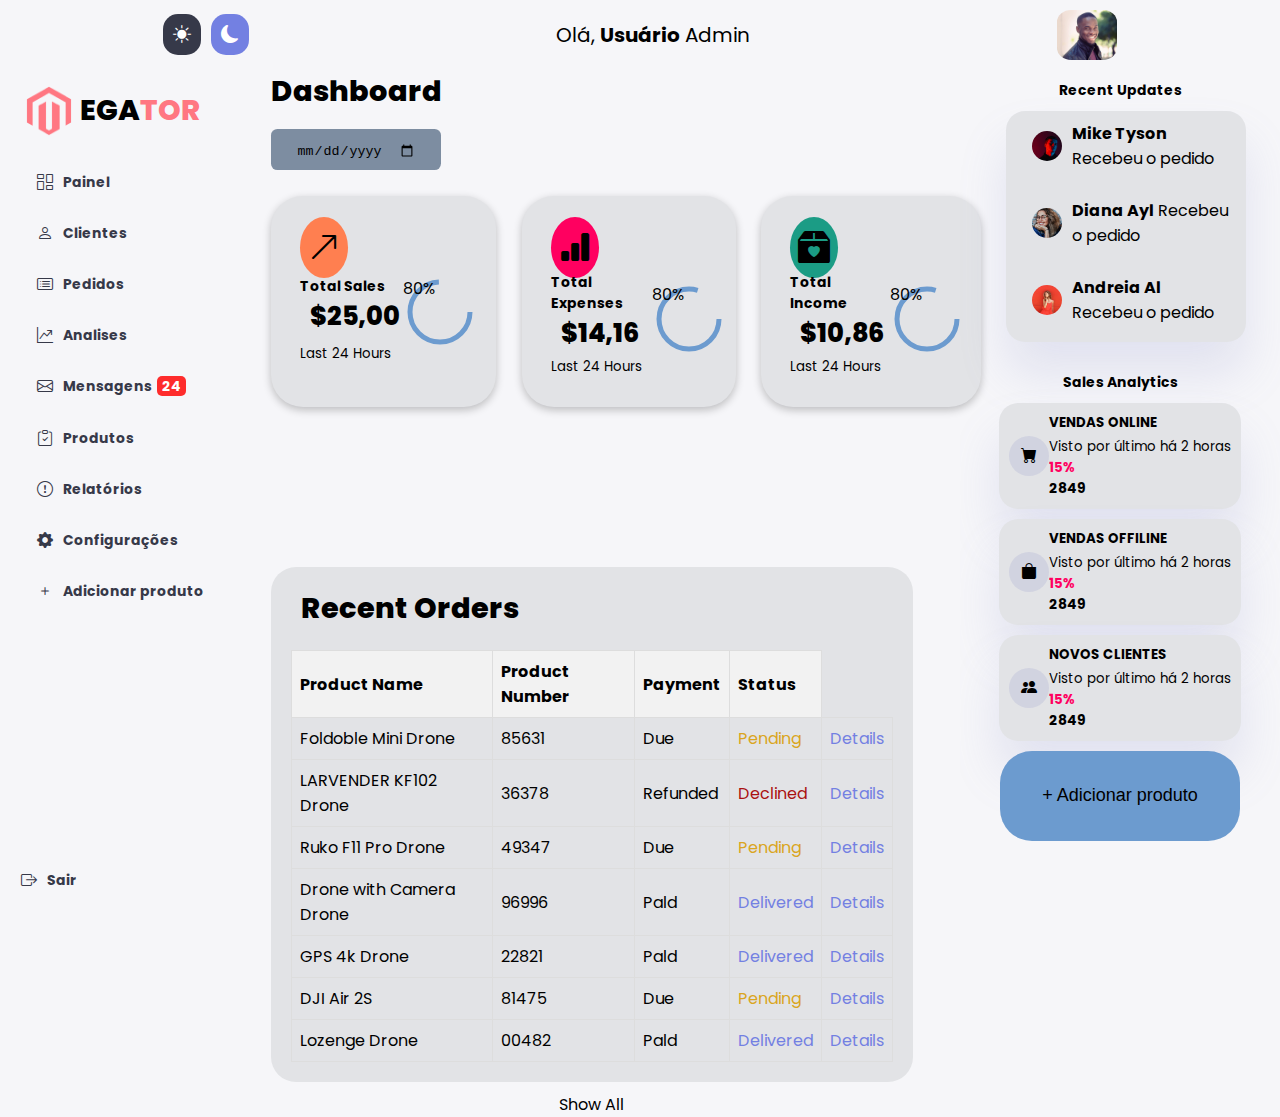
<file: index.html>
<!DOCTYPE html>

<html lang="pt-br">
<head>
    <meta charset="UTF-8">
    <meta name="viewport" content="width=device-width, initial-scale=1.0">
    <link rel="stylesheet" href="https://cdn.jsdelivr.net/npm/bootstrap-icons@1.11.3/font/bootstrap-icons.min.css">
    <link rel="stylesheet" href="style.css">
    <title>Dashboard Responsivo - IEL</title>
</head>

<body>
    <header>
        <nav>
            <div class="btn-header">
                <button id="claro">
                    <i class="bi bi-brightness-high-fill"></i>
                </button>
                <button id="escuro">
                    <i class="bi bi-moon-fill"></i></i>
                </button>
            </div>
            <p>Olá, <b>Usuário</b> Admin</p>
            <img src="assets/profile-1.jpg">
        </nav>
    </header>

    <div class="container">
        <aside>
            <div class="top">
                    <img src="assets/logo.png">
                    <h1>EGA<span>TOR</span></h1>
            </div>

            <div class="sidebar">
                <a href="#">
                    <i class="bi bi-columns-gap"></i>
                    <h3>Painel</h3>
                </a>

                <a href="#">
                    <i class="bi bi-person"></i>
                    <h3>Clientes</h3>
                </a>

                <a href="#">
                    <i class="bi bi-card-list"></i>
                    <h3>Pedidos</h3>
                </a>

                <a href="#">
                    <i class="bi bi-graph-up-arrow"></i>
                    <h3>Analises</h3>
                </a>

                <a href="#">
                    <i class="bi bi-envelope"></i>
                    <h3>Mensagens<span>24</span></h3>
                </a>

                <a href="#">
                    <i class="bi bi-clipboard-check"></i> 
                    <h3>Produtos</h3>
                </a>

                <a href="#">
                    <i class="bi bi-exclamation-circle"></i>
                    <h3>Relatórios</h3>
                </a>

                <a href="#">
                    <i class="bi bi-gear-fill"></i>
                    <h3>Configurações</h3>
                </a>

                <a href="#">
                    <i class="bi bi-plus"></i>
                    <h3>Adicionar produto</h3>
                </a>

                <a href="#">
                    <i class="bi bi-box-arrow-right"></i>
                    <h3 id="h3-logout">Sair</h3>
                </a>
            </div>
        </aside>

        <main>
            <h1>Dashboard</h1>
            <div class="date">
                <input type="date">
            </div>

            <div class="insights">
                <div class="sales">
                    <span class="material-symbols-sharp"><i class="bi bi-arrow-up-right"></i></span>
                    <div class="middle">
                        <div class="left">
                            <h3>Total Sales</h3>
                            <h1>$25,00</h1>
                        </div>

                        <div class="progresso">
                            <svg>
                                <circle r="30" cy="40" cx="40"></circle>
                            </svg>
                            <div class="number">80%</div>
                        </div>
                    </div>
                    <small>Last 24 Hours</small>
                </div>

                <div class="expenses">
                    <span class="material-symbols-sharp"><i class="bi bi-bar-chart-fill"></i></span>
                    <div class="middle">
                        <div class="left">
                            <h3>Total Expenses</h3>
                            <h1>$14,16</h1>
                        </div>
                        <div class="progresso">
                            <svg>
                                <circle r="30" cy="40" cx="40"></circle>
                            </svg>
                            <div class="number">80%</div>
                        </div>
                    </div>
                    <small>Last 24 Hours</small>
                </div>

                <div class="income">
                    <span class="material-symbols-sharp"><i class="bi bi-box2-heart-fill"></i></span>
                    <div class="middle">
                        <div class="left">
                            <h3>Total Income</h3>
                            <h1>$10,86</h1>
                        </div>

                        <div class="progresso">
                            <svg>
                                <circle r="30" cy="40" cx="40"></circle>
                            </svg>
                            <div class="number">80%</div>
                        </div>
                    </div>
                    <small>Last 24 Hours</small>
                </div>
            </div>

            <div class="meio-inferior">
                <h1>Recent Orders</h1>
                <table>
                    <thead>
                        <tr>
                            <th>Product Name</th>
                            <th>Product Number</th>
                            <th>Payment</th>
                            <th>Status</th>
                        </tr>
                    </thead>

                    <tbody>
                        <tr>
                            <td>Foldoble Mini Drone</td>
                            <td>85631</td>
                            <td>Due</td>
                            <td id="pending">Pending</td>
                            <td>Details</td>
                        </tr>
                        <tr>
                            <td>LARVENDER KF102 Drone</td>
                            <td>36378</td>
                            <td>Refunded</td>
                            <td id="declined">Declined</td>
                            <td>Details</td>
                        </tr>
                        <tr>
                            <td>Ruko F11 Pro Drone</td>
                            <td>49347</td>
                            <td>Due</td>
                            <td id="pending">Pending</td>
                            <td>Details</td>
                        </tr>
                        <tr>
                            <td>Drone with Camera Drone</td>
                            <td>96996</td>
                            <td>Pald</td>
                            <td id="delivered">Delivered</td>
                            <td>Details</td>
                        </tr>
                        <tr>
                            <td>GPS 4k Drone</td>
                            <td>22821</td>
                            <td>Pald</td>
                            <td id="delivered">Delivered</td>
                            <td>Details</td>
                        </tr>
                        <tr>
                            <td>DJI Air 2S</td>
                            <td>81475</td>
                            <td>Due</td>
                            <td id="pending">Pending</td>
                            <td>Details</td>
                        </tr>
                        <tr>
                            <td>Lozenge Drone</td>
                            <td>00482</td>
                            <td>Pald</td>
                            <td id="delivered">Delivered</td>
                            <td>Details</td>
                        </tr>
                    </tbody>
                </table>

            </div>
            <p>Show All</p>
        </main>

        <div class="right">
            <div class="recent-updates">
                <h3>Recent Updates</h3>
                <div class="update-div">
                    <div class="updates">
                        <div class="profile-photo">
                            <img src="assets/profile-2.jpg" alt="Mike Tyson">
                        </div>
                        <div class="msg">
                            <p><b>Mike Tyson</b> Recebeu o pedido</p>
                        </div>
                    </div>

                    <div class="updates">
                        <div class="profile-photo">
                            <img src="assets/profile-3.jpg" alt="Diana Ayl">
                        </div>
                        <div class="msg">
                            <p><b>Diana Ayl</b> Recebeu o pedido</p>
                        </div>
                    </div>

                    <div class="updates">
                        <div class="profile-photo">
                            <img src="assets/profile-4.jpg" alt="Diana Ayl">
                        </div>
                        <div class="msg">
                            <p><b>Andreia Al</b> Recebeu o pedido</p>
                        </div>
                    </div>
                </div>

                <div class="sales-analytics">
                    <h3>Sales Analytics</h3>
                    <div class="itens">
                        <div class="icon">
                            <span class="bi bi-cart-fill"></span>
                        </div>
                        <div class="right-texts">
                            <div class="info">
                                <h5>VENDAS ONLINE</h5>
                                <small class="text">Visto por último há 2 horas</small>
                                <h5 class="danger">15%</h5>
                                <h3>2849</h3>
                            </div>
                        </div>
                    </div>

                    <div class="itens">
                        <div class="icon">
                            <span class="bi bi-bag-fill"></span>
                        </div>
                        <div class="right-texts">
                            <div class="info">
                                <h5>VENDAS OFFILINE</h5>
                                <small class="text">Visto por último há 2 horas</small>
                                <h5 class="danger">15%</h5>
                                <h3>2849</h3>
                            </div>
                        </div>
                    </div>

                    <div class="itens">
                        <div class="icon">
                            <span class="bi bi-people-fill"></span>
                        </div>
                        <div class="right-texts">
                            <div class="info">
                                <h5>NOVOS CLIENTES</h5>
                                <small class="text">Visto por último há 2 horas</small>
                                <h5 class="danger">15%</h5>
                                <h3>2849</h3>
                            </div>
                        </div>
                    </div>
                </div>
                <button id="add-product">+ Adicionar produto</button>
            </div>
        </div>
</body>
</html>
</file>
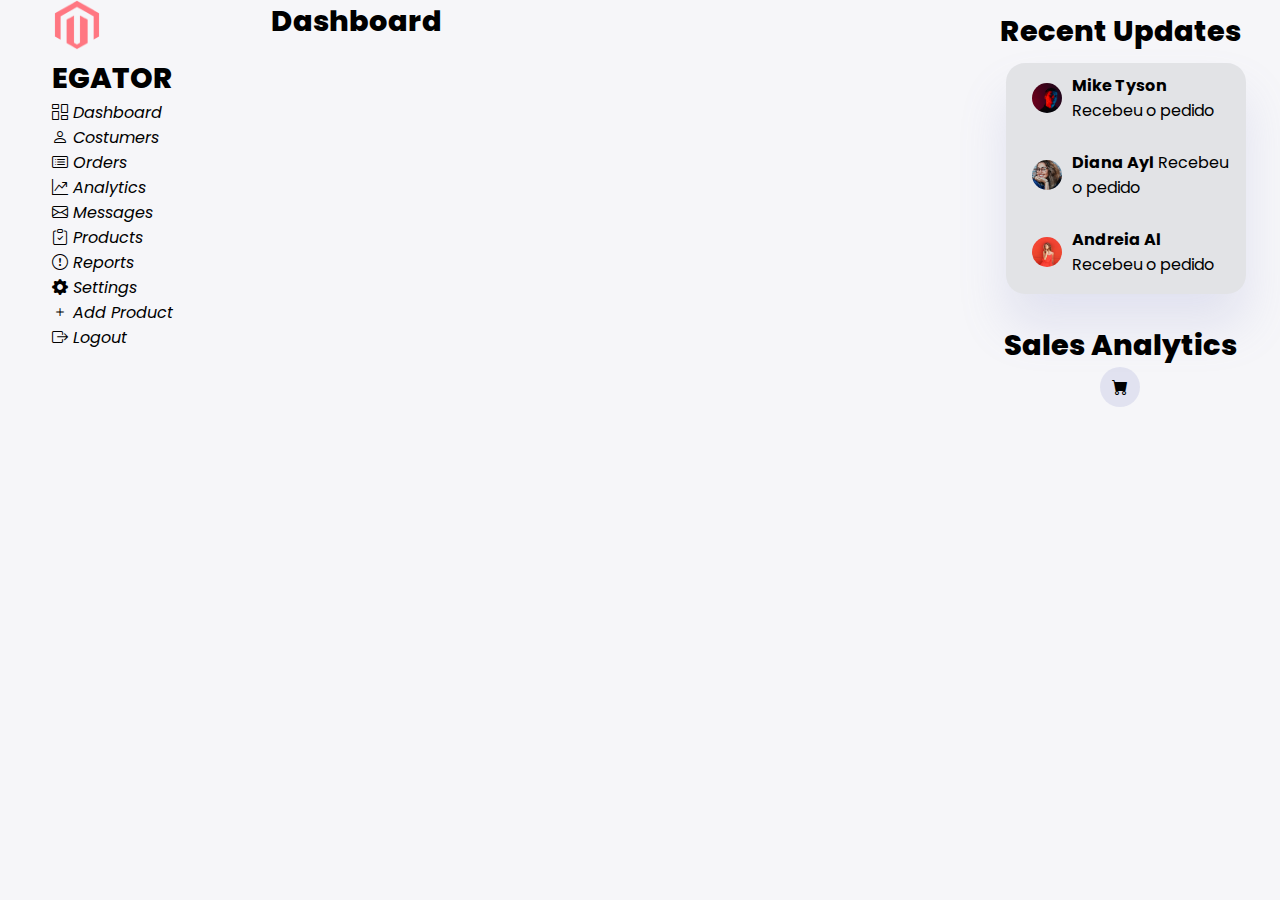
<file: projeto.html>
<!DOCTYPE html>
<html lang="pt-br">

<head>
    <meta charset="UTF-8">
    <meta name="viewport" content="width=device-width, initial-scale=1.0">
    <link rel="stylesheet" href="https://cdn.jsdelivr.net/npm/bootstrap-icons@1.11.3/font/bootstrap-icons.min.css">
    <link rel="stylesheet" href="style.css">
    <title>projeto1</title>
</head>

<body>
    <div class="container">
        <aside>
            <img src="assets/logo.png" alt="">
            <h1>EGATOR</h1>
            <ul>
                <li><i class="bi bi-columns-gap"> Dashboard </i></li>
                <li><i class="bi bi-person"> Costumers </i></li>
                <li><i class="bi bi-card-list"> Orders </i></li>
                <li><i class="bi bi-graph-up-arrow"> Analytics </i></li>
                <li><i class="bi bi-envelope"> Messages </i></li>
                <li><i class="bi bi-clipboard-check"> Products </i></li>
                <li><i class="bi bi-exclamation-circle"> Reports </i></li>
                <li><i class="bi bi-gear-fill"> Settings </i></li>
                <li><i class="bi bi-plus"> Add Product </i></li>
                <li><i class="bi bi-box-arrow-right"> Logout </i></li>
            </ul>
        </aside>

        <main>
            <h1>Dashboard</h1>
        </main>

        <div class="rigth">
            <div class="recent-updates">
                <h1>Recent Updates</h1>
                <div class="update-div">

                    <div class="updates">
                            <div class="profile-photo"><img src="assets/profile-2.jpg" alt="Mike Tyson">
                            </div>
                            <div class="msg">
                                <p><b>Mike Tyson</b> Recebeu o pedido</p>
                            </div>
                        </div>
                    <div class="updates">
                            <div class="profile-photo"><img src="assets/profile-3.jpg" alt="Diana Ayl"></div>
                            <div class="msg">
                            <p><b>Diana Ayl</b> Recebeu o pedido
                            </p>
                        </div>
                    </div>
                    <div class="updates">
                        <div class="profile-photo"><img src="assets/profile-4.jpg" alt="Diana Ayl"></div>
                        <div class="msg">
                            <p><b>Andreia Al</b> Recebeu o pedido
                            </p>
                    </div>
                </div>

            </div>
            <div class="sales-analytics">
                <h1>Sales Analytics</h1>
            </div>
            <div class="itens">
                <div class="icon">
                    <span class="bi bi-cart-fill"></span>
                </div>
                <div class="titulo">
                    
                </div>
            </div>
            
            <div>

            </div>
            <div>

            </div>

        </div>
    </div>
</body>

</html>
</file>
<file: style.css>
@import url('https://fonts.googleapis.com/css2?family=Poppins:ital,wght@0,100;0,200;0,300;0,400;0,500;0,600;0,700;0,800;0,900;1,100;1,200;1,300;1,400;1,500;1,600;1,700;1,800;1,900&display=swap');

* {
    margin: 0 ;
    padding: 0;
    box-sizing: border-box;
    list-style: none;
}

:root {
    --color-primary: #6C9BCF;
    --color-violet: #7380E2;
    --color-rose: #FF7782;
    --color-danger: #FF0060;
    --color-success: #1B9C85;
    --color-warning: #F7D060;
    --color-white: #fff;
    --color-info-dark: #7d8da1;
    --color-dark-white: #e2e3e6;
    --color-dark: #363949;
    --color-light: rgba(132, 139, 200, 0.18);
    --color-dark-variant: #677483;
    --color-background: #f6f6f9;

    --card-border-radius: 2rem;
    --border-radius-1: 0.4rem;
    --border-radius-2: 1.2rem;

    --card-padding: 1.8rem;
    --padding-1: 1.2rem;

    --box-shadow: 0 2rem 3rem var(--color-light);
}

.dark-mode-variables {
    --color-background: #181a1e;
    --color-white: #202528;
    --color-dark: #edeffd;
    --color-dark-variant: #a3bdcc;
    --color-light: rgba(0, 0, 0, 0.4);
    --box-shadow: 0 2rem 3rem var(--color-light);
    color: white;
}

/* Tema Claro */
.light {
    --color-background: #f6f6f9;
    --color-white: #fff;
    --color-dark: #363949;
    --color-dark-variant: #677483;
    --color-light: rgba(132, 139, 200, 0.18);
    --box-shadow: 0 2rem 3rem var(--color-light);
}

body {
    font-family: "Poppins", sans-serif;
    background-color: var(--color-background);
    width: 100vw;
    height: 100vh;
    overflow-x: hidden
}

.container {
    display: grid;
    grid-template-columns: 14rem auto 20rem;
    background-color: var(--color-background);
    overflow-x: hidden;
}

header {
    margin: 10px;
}

nav {
    display: flex;
    flex-direction: row;
    justify-content: space-around;
    align-items: center;
}

nav p {
    font-size: 20px;
}

nav img {
    max-width: 60px;
    max-height: 60px;
    border-radius: 24%;
    transition: 0.3s all ease;
    cursor: pointer;
}

nav img:hover {
    box-shadow: rgba(0, 0, 0, 0.35) 0px 5px 15px;    
    transform: scale(1.1);
}

nav .btn-header {
    display: flex;
    gap: 10px;
}

.btn-header button {
    display: flex;
    justify-content: center;
    align-items: center;
    font-size: 18px;
    border: none;
    border-radius: 15px;
    padding: 10px;
    cursor: pointer;
    transition: 0.3s all ease;
}

.btn-header button:hover {
    box-shadow: rgba(100, 100, 111, 0.2) 0px 7px 29px 0px;
    transform: scale(1.1);
}

.btn-header #claro {
    color: var(--color-white);
    background-color: var(--color-dark);
}

.btn-header #escuro {
    color: var(--color-white);
    background-color: var(--color-violet);
}

aside {
    height: 100vh;
    margin: 0 auto;
}

aside img { 
    height: 50px;
    width: 50px;
}

aside .top {
    display: flex;
    justify-content: space-around;
    align-items: center;
    margin-top: 1rem;
    margin-bottom: 5px;
}

.top h1 span {
    color: var(--color-rose);
}

h1 {
    font-weight: 800;
    font-size: 1.8rem;   
}

h2 {
    font-size: 1.4rem;
}

h3 {
    font-size: 0.87rem;
}

h4 {
    font-size: 0.8;
}

aside .sidebar {
    background-color: var(purple);
    display: flex;
    flex-direction: column;
    height: 85vh;
    position: relative;
    top: 1rem; 
}

.sidebar a {
    display: flex;
    flex-direction: row;
    align-items: center;
    gap: 10px;
    color: var(--color-dark);
    text-decoration: none;
    margin-left: 1rem;
    height: 3.2rem;
    transition: all .1s ease-in;
}

aside .h3 {
    font-weight: 400;
}

.sidebar a span {
    transition: all .1s ease-in;
}

.sidebar a:last-child {
    position: absolute;
    bottom: 1rem;
    width: 100%;
    margin: 0;
}

.sidebar a span {
    background-color: rgba(255, 0, 0, 0.822);
    margin-left: 5px;
    padding-left: 5px;
    padding-right: 5px;
    border-radius: 5px;
    color: white;
    width: 30px;
    height: 30px;
}

.sidebar a:hover {
    color: var(--color-dark) ;
    background-color: var(--color-primary);
}

main {
    margin-top: 1.4rem;
    width: 90%;
    margin: 0 auto;
}

main input {
    background-color: transparent;
    border: 0;
    outline: 0;
    color: var(--clr-dark);
}

main .date {
    display: inline-block;
    background-color: var(--color-info-dark);
    border-radius: var(--border-radius-1);
    margin-top: 1rem;
    padding: 0.5rem 1.6rem;
    margin-left: 10px;
}

main .insights {
    display: grid;
    grid-template-columns: repeat(3,1fr);
    gap: 1.6rem;
    margin: 10px;
}

.insights > div {
    background-color: var(--color-dark-white);
    padding: var(--card-padding);
    border-radius: var(--card-border-radius);
    margin-top: 1rem;
    box-shadow: rgba(0, 0, 0, 0.24) 0px 3px 8px;
    transition: all .3s ease;
}

.insights > div:hover {
    box-shadow: rgba(0, 0, 0, 0.35) 0px 5px 15px;
    transform: scale(1.05);
}

.insights > div span {
    background: coral;
    padding: 0.5rem;
    border-radius: 50%;
    color: var(--clr-white);
    font-size: 2rem;
}

.insights > div.expenses span {
    background: var(--color-danger);
}

.insights > div.income span {
    background: var(--color-success);
}

.insights > div .middle {
    display: flex;
    align-items: center;
    justify-content: space-between;
}

.insights > div .middle h1 {
    font-size: 1.6rem;
}

main h1 {
    color: var(--clr-dark);
    margin-left: 10px;
}

main p {
    text-align: center;
}

.insights h1 {
    color: var(--clr-dark);
}

.insights h3 {
    color: var(--clr-dark);
}

.insights p {
    color: var(--clr-dark);
}

.insights .progresso {
    position: relative;
    height: 68px;
    width: 68px;
    border-radius: 50px;
}

.insights svg {
    height: 100px;
    width: 50;
    position: absolute;
    top: 1;
}

.insights svg circle {
    fill: none;
    stroke: var(--color-primary);
    transform: rotate(270,80,80);
    stroke-width: 5;
}

.insights .sales svg circle {
    stroke-dashoffset: 10;
    stroke-dasharray: 150;
}

.insights .expenses svg circle {
    stroke-dashoffset: 0;
    stroke-dasharray: 150;
}

.insights .income svg circle {
    stroke-dashoffset: 0;
    stroke-dasharray: 150;
    stroke: var(--color-primary);
}

.insights .progresso .number {
    position: absolute;
    top: 5%;
    left: 5%;
    height: 100%;
    width: 100%;
}

.recent_order {
    margin-top: 2rem;
}

.recent_order h2 {
    color: var(--clr-dark);
}

/* Crislayne */
.meio-inferior {
    background-color: var(--color-dark-white);
    margin: 10px;
    border-radius: 25px;
    margin-top: 10rem;
    padding: 20px;
}

.meio-inferior table {
    width: 100%;
    border-collapse: collapse;
    margin-top: 20px;
}

.meio-inferior table th, .meio-inferior table td {
    border: 1px solid #ddd;
    padding: 8px;
}

.meio-inferior table th {
    background-color: #f2f2f2;
    text-align: left;
}

table tr td:last-child {
    color: var(--color-violet);
}

table #pending {
    color: goldenrod;
}

table #declined {
    color: rgb(170, 17, 17);
}

table #delivered {
    color: var(--color-violet);
}

/* Ysla */
.right {
    color: black;
    width: 100%;
    max-width: 20rem;
    display: flex;
    flex-direction: column;
    align-items: center;
    overflow-x: hidden;
}

.profile-photo img {
    width: 30px;
    border-radius: 20px;
    margin: 10px;
}

.recent-updates {
    display: flex;
    flex-direction: column;
    align-items: center;
    padding: 10px;
}

.updates {
    padding: 10px;
    display: flex;
    flex-direction: row;
    width: 95%;
}

.update-div {
    background-color: var(--color-dark-white);
    gap: 1;
    display: flex;
    flex-direction: column;
    align-items: center;
    margin: 10px 0 10px 12px;
    width: 80%;
    border-radius: var(--border-radius-2);
    box-shadow: var(--box-shadow);
    transition: background-color 0.3s ease;
}

.sales-analytics {
    margin-top: 20px;
    display: flex;
    flex-direction: column;
    align-items: center;
    gap: 10px;
    width: 95%;
}
.sales-analytics .itens {
    background-color: var(--color-dark-white);
    padding: 10px;
    display: flex;
    justify-content: space-around;
    align-items: center;
    border-radius: var(--border-radius-2);
    box-shadow: var(--box-shadow);
    flex-wrap: wrap;
    width: 85%;
}

#add-product {
    margin: 10px ;
    font-size: large;
    height: 90px;
    width: 80%;
    border-radius: var(--card-border-radius);
    background-color: var(--color-primary);
    border: none;
    cursor: pointer;
    transition: 0.3s all ease;
}

#add-product:hover {
    background-color: var(--color-dark);
    transform: scale(1.02);
    color: var(--color-white);
}

.itens .icon {
    background: var(--color-light);
    border-radius: 50%;
    display: flex;
    align-items: center;
    justify-content: center;
    width: 40px;
    height: 40px;
}

.danger {
    color: var(--color-danger) ;
}
</file>
